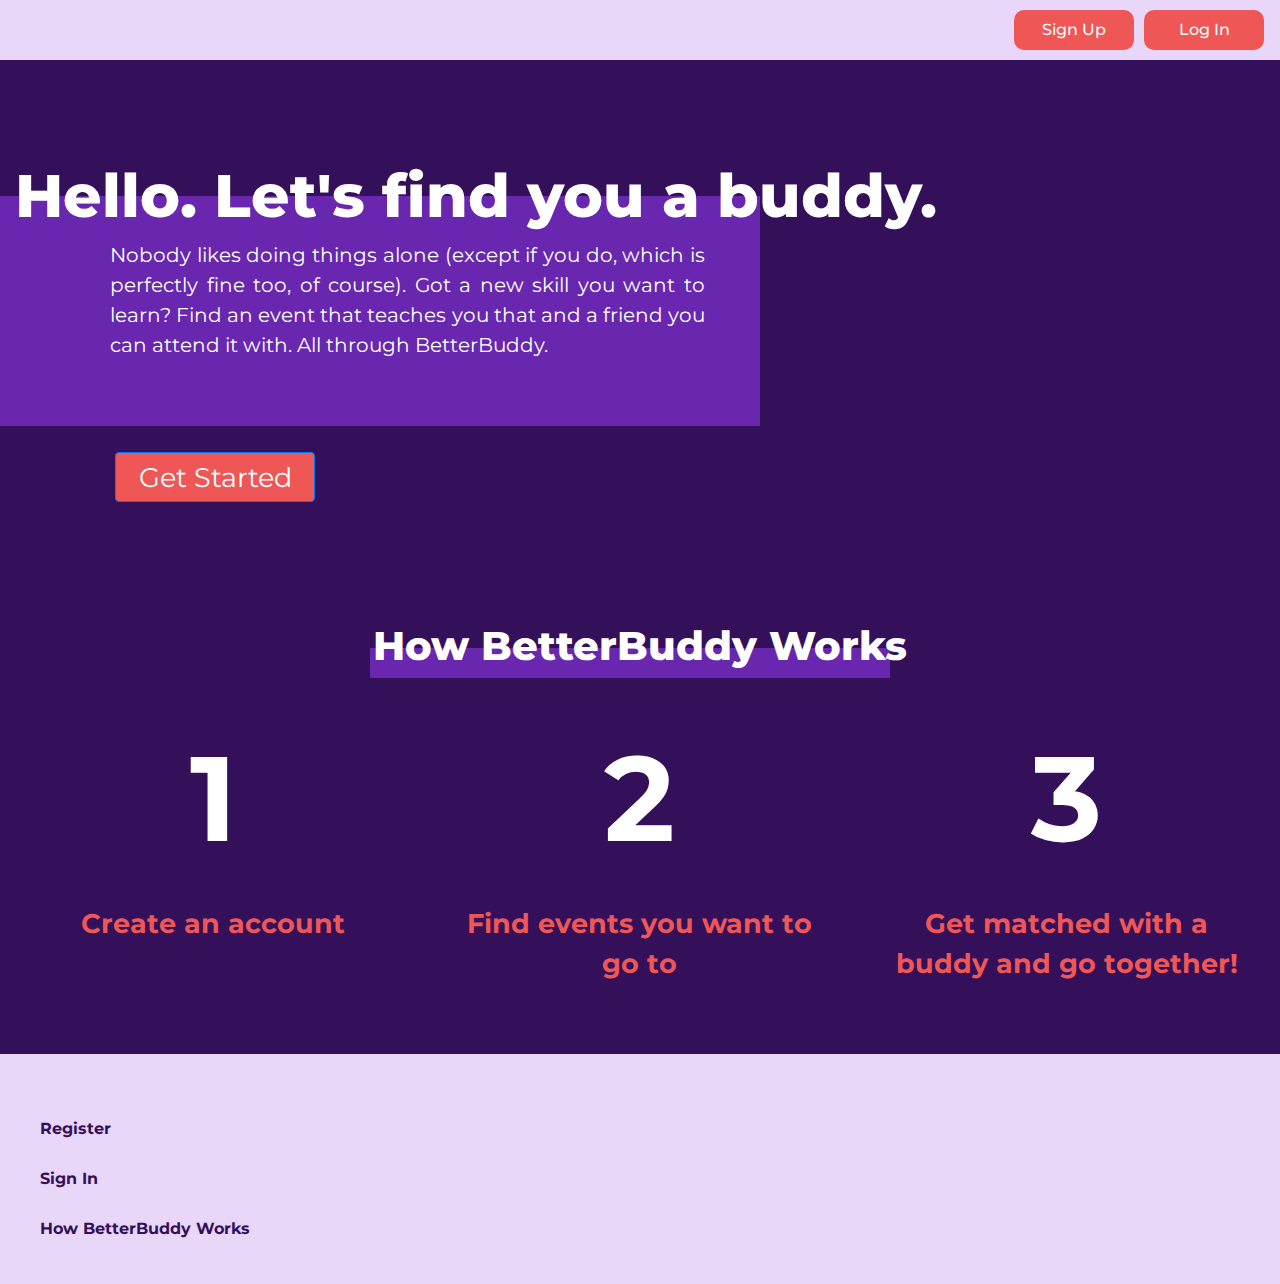
<file: index.htm>
<DOCTYPE! html>
    <html lang="en">
        <head>
            <meta charset="utf-8">
            <meta name="viewport" content="width=device-width, initial-scale=1, shrink-to-fit=no">
            <!--Below is link to Bootstrap-->
            <link rel="stylesheet" href="https://stackpath.bootstrapcdn.com/bootstrap/4.4.1/css/bootstrap.min.css"
            integrity="sha384-Vkoo8x4CGsO3+Hhxv8T/Q5PaXtkKtu6ug5TOeNV6gBiFeWPGFN9MuhOf23Q9Ifjh" crossorigin="anonymous">
            <link rel="stylesheet" href="indexstylesheet.css">
            <link href="https://fonts.googleapis.com/css?family=Montserrat&display=swap" rel="stylesheet">
        </head>

        <body>
          <nav class="navbar navbar-expand-lg navbar-light" style="justify-content: flex-end;">
              <ul class="navbar-nav">
                <li class="nav-item">
                  <a class="nav-link" href="#" style="color: white; " onclick="window.location.href = 'signup.html';">Sign Up</a>
                </li>
                <li class="nav-item">
                  <a class="nav-link" href="#" style="color: white;" onclick="window.location.href = 'wlcback.htm';">Log In</a>
                </li>
              </ul>
            </nav>
          <div class="container-fluid">
            <div class="row">
              <div class="col-12 headerc">
                <h1 class="head">Hello. Let's find you a buddy.</h1>
              </div>
            </div>

            <div class="row-align-items-start">
              <div class="col-6" style="margin-left:80px;">
                <p class="about" style="text-align: justify; color:white;">Nobody likes doing things alone (except if you do, which is perfectly fine too, of course). Got a new skill you want to learn? Find an event that teaches you that and a friend you can attend it with.  All through BetterBuddy.
                  <div class="box"></div>
                </p>
            </div>

              <div class="row">
                <div class="col-12">
                  <button type="button" class="btn btn-primary" style="font-family: 'Montserrat', sans-serif;">Get Started</button>
                </div>
              </div>

              <div class="row">
                <div class="col-12" style=" text-align: center;">
                  <h2 class="h3" style="position: relative; z-index: 10;"><a href="#">How BetterBuddy Works</a></h2>
                  <div class="box2"></div>
                </div>
              </div>

              <div class="row">
                <div class="col-4"><p class="numerals">1</p></div>
                <div class="col-4"><p class="numerals">2</p></div>
                <div class="col-4"><p class="numerals">3</p></div>
              </div>

              <div class="row">
                <div class="col-4"><p class="steps">Create an account</p></div>
                <div class="col-4"><p class="steps">Find events you want to go to</p></div>
                <div class="col-4"><p class="steps">Get matched with a buddy and go together!</p></div>
              </div>

              <footer class="footer">
                <div class="box1">
                <ul class="footlist">
                  <li class="foot"><a href="#" style="color:#34105A;">Register</a></li>
                  <li class="foot"><a href="#" style="color:#34105A;">Sign In</a></li>
                  <li class="foot"><a href="#" style="color:#34105A;">How BetterBuddy Works</a></li>
                </ul>
              </div>
              </footer>
            </div>
          </div>


            <!--Bootstrap JQuery APIs-->
            <script src="https://code.jquery.com/jquery-3.4.1.slim.min.js"
            integrity="sha384-J6qa4849blE2+poT4WnyKhv5vZF5SrPo0iEjwBvKU7imGFAV0wwj1yYfoRSJoZ+n" crossorigin="anonymous">
            </script>
            <script src="https://cdn.jsdelivr.net/npm/popper.js@1.16.0/dist/umd/popper.min.js"
            integrity="sha384-Q6E9RHvbIyZFJoft+2mJbHaEWldlvI9IOYy5n3zV9zzTtmI3UksdQRVvoxMfooAo" crossorigin="anonymous">
            </script>
            <script src="https://stackpath.bootstrapcdn.com/bootstrap/4.4.1/js/bootstrap.min.js"
            integrity="sha384-wfSDF2E50Y2D1uUdj0O3uMBJnjuUD4Ih7YwaYd1iqfktj0Uod8GCExl3Og8ifwB6" crossorigin="anonymous">
            </script>
        </body>
    </html>
</file>
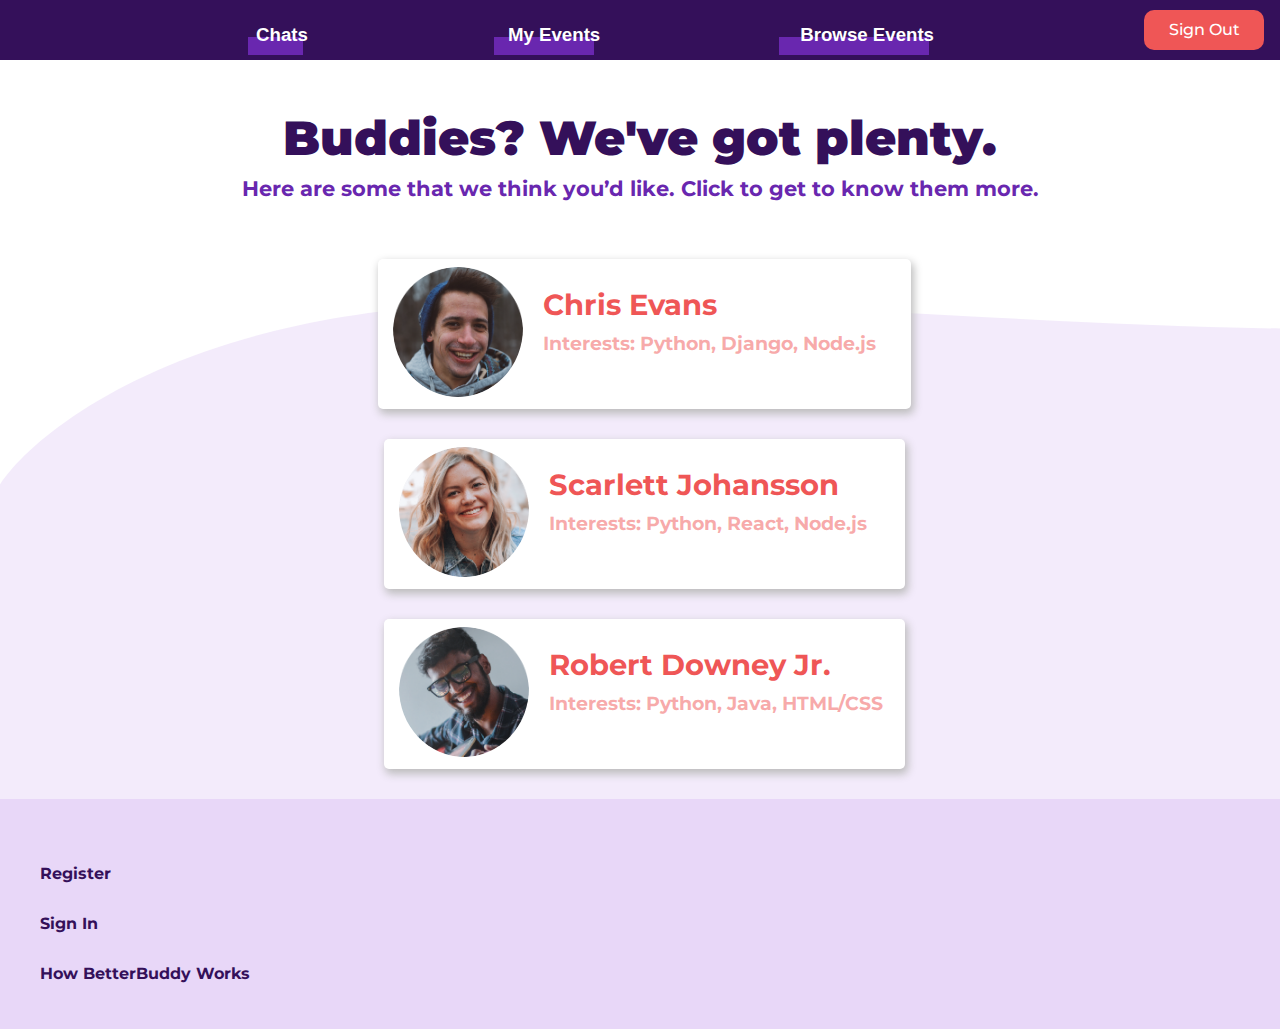
<file: searchresult.htm>
<DOCTYPE! html>
    <html lang="en">
        <head>
            <meta charset="utf-8">
            <meta name="viewport" content="width=device-width, initial-scale=1, shrink-to-fit=no">
            <!--Below is link to Bootstrap-->
            <link rel="stylesheet" href="https://stackpath.bootstrapcdn.com/bootstrap/4.4.1/css/bootstrap.min.css"
            integrity="sha384-Vkoo8x4CGsO3+Hhxv8T/Q5PaXtkKtu6ug5TOeNV6gBiFeWPGFN9MuhOf23Q9Ifjh" crossorigin="anonymous">
            <link rel="stylesheet" href="srchrestylesheet.css">
            <link href="https://fonts.googleapis.com/css?family=Montserrat&display=swap" rel="stylesheet">
        </head>

        <body style="overflow-x: hidden;">
          <nav class="navbar navbar-expand-lg" style="position: relative; justify-content: flex-end; background-color: #34105A;">
            <ul class="pane1" style="display:flex; list-style-type: none; font-weight: bold; margin-bottom:-10px;">
              <span class="spanc s1"></span>
              <span class="spanc s2"></span>
              <span class="spanc s3"></span>
              <li class="nav-item">
                <a class="nav-linksp" href="#" style="color: white;">Chats</a>
              </li>
              <li class="nav-item">
                <a class="nav-linksp" href="#" style="color: white;">My Events</a>
              </li>
              <li class="nav-item">
                <a class="nav-linksp" href="#" style="color: white;">Browse Events</a>
              </li>
            </ul>
              <ul class="navbar-nav pane2">
                <li class="nav-item">
                  <a class="nav-link" href="#" style="color: white;">Sign Out</a>
                </li>
              </ul>
            </nav>
          <div class="container-fluid">
            <div class="row">
              <div class="col-12" style="text-align: center;"><h1><strong>Buddies? We've got plenty.</strong></h1></div>
            </div>

            <div class="row">
              <div class="col-12" style="text-align: center;"><h3><strong>Here are some that we think you’d like. Click to get to know them more.</strong></h3></div>
            </div>

            <div class="row">
              <div class="col-5 columns" style="margin-top: 50px;">
                <img src="img/Chris.png" alt="person 1" onClick="location.href='chat.html'">
                <div class="text"><h4>Chris Evans</h4>
                <p>Interests: Python, Django, Node.js</p></div>
              </div>
            </div>

            <div class="col-5 columns" style="margin-top: 30px;">
              <img src="img/scarlett.png" alt="person 2">
              <div class="text"><h4>Scarlett Johansson</h4>
              <p>Interests: Python, React, Node.js</p></div>
            </div>

          <div class="col-5 columns" style="margin-top: 30px; margin-bottom: 30px;">
            <img src="img/robert.png" alt="person 2">
            <div class="text"><h4>Robert Downey Jr.</h4>
            <p>Interests: Python, Java, HTML/CSS</p></div>
          </div>

        </div>
          </div>

              <footer class="footer">
                <div class="box1">
                <ul class="footlist">
                  <li class="foot"><a href="#" style="color:#34105A;">Register</a></li>
                  <li class="foot"><a href="#" style="color:#34105A;">Sign In</a></li>
                  <li class="foot"><a href="#" style="color:#34105A;">How BetterBuddy Works</a></li>
                </ul>
              </div>
              </footer>
            </div>
          </div>


            <!--Bootstrap JQuery APIs-->
            <script src="https://code.jquery.com/jquery-3.4.1.slim.min.js"
            integrity="sha384-J6qa4849blE2+poT4WnyKhv5vZF5SrPo0iEjwBvKU7imGFAV0wwj1yYfoRSJoZ+n" crossorigin="anonymous">
            </script>
            <script src="https://cdn.jsdelivr.net/npm/popper.js@1.16.0/dist/umd/popper.min.js"
            integrity="sha384-Q6E9RHvbIyZFJoft+2mJbHaEWldlvI9IOYy5n3zV9zzTtmI3UksdQRVvoxMfooAo" crossorigin="anonymous">
            </script>
            <script src="https://stackpath.bootstrapcdn.com/bootstrap/4.4.1/js/bootstrap.min.js"
            integrity="sha384-wfSDF2E50Y2D1uUdj0O3uMBJnjuUD4Ih7YwaYd1iqfktj0Uod8GCExl3Og8ifwB6" crossorigin="anonymous">
            </script>
        </body>
    </html>
</file>
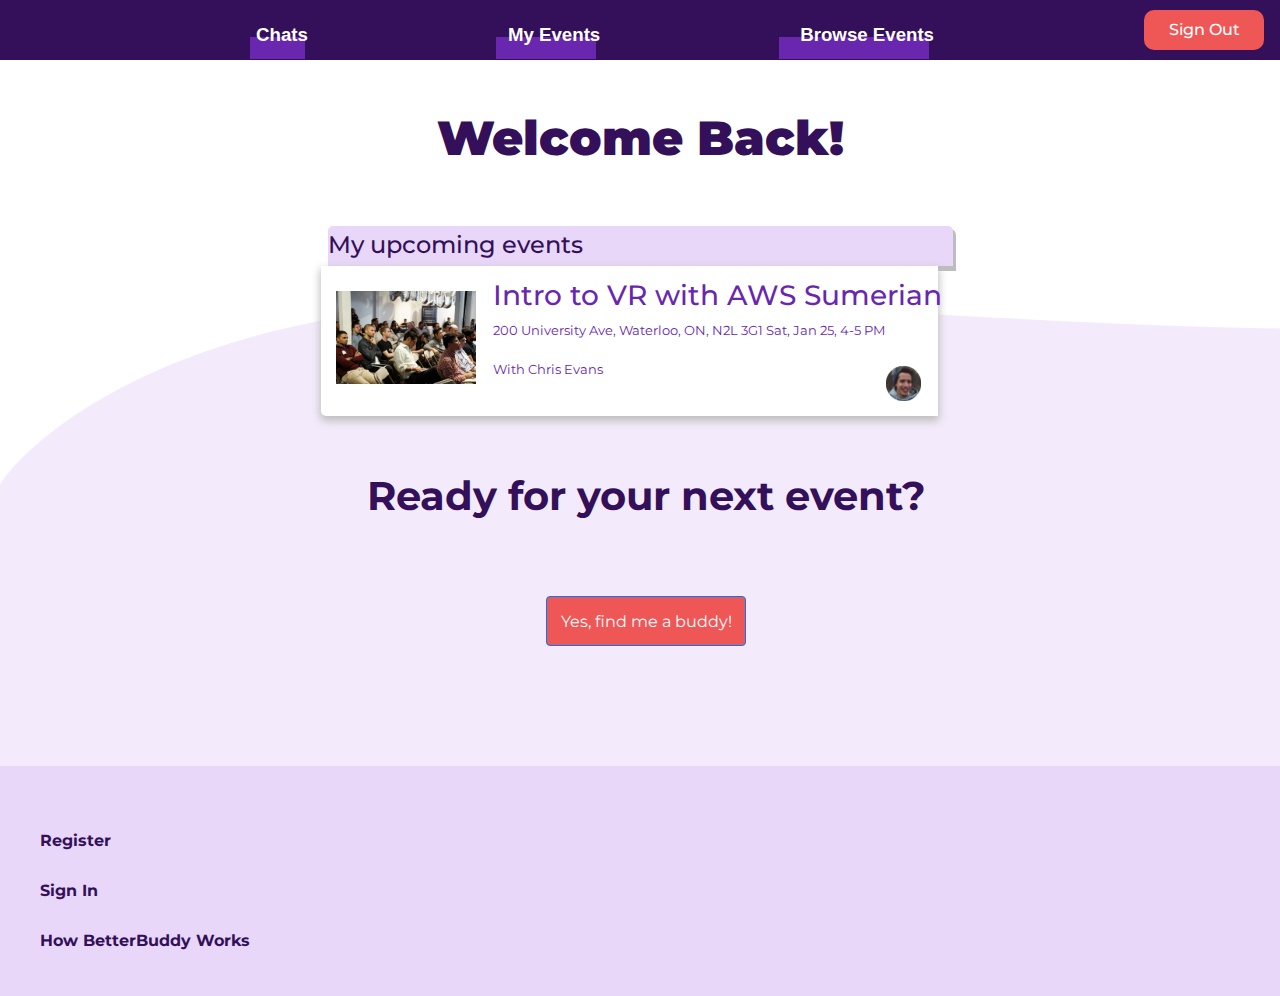
<file: wlcback.htm>
<DOCTYPE! html>
    <html lang="en">
        <head>
            <meta charset="utf-8">
            <meta name="viewport" content="width=device-width, initial-scale=1, shrink-to-fit=no">
            <!--Below is link to Bootstrap-->
            <link rel="stylesheet" href="https://stackpath.bootstrapcdn.com/bootstrap/4.4.1/css/bootstrap.min.css"
            integrity="sha384-Vkoo8x4CGsO3+Hhxv8T/Q5PaXtkKtu6ug5TOeNV6gBiFeWPGFN9MuhOf23Q9Ifjh" crossorigin="anonymous">
            <link rel="stylesheet" href="wlcback.css">
            <link href="https://fonts.googleapis.com/css?family=Montserrat&display=swap" rel="stylesheet">
        </head>

        <body style="overflow-x: hidden;">
          <nav class="navbar navbar-expand-lg" style="position: relative; justify-content: flex-end; background-color: #34105A;">
            <ul class="pane1" style="display:flex; list-style-type: none; font-weight: bold; margin-bottom:-10px;">
              <span class="spanc s1"></span>
              <span class="spanc s2"></span>
              <span class="spanc s3"></span>
              <li class="nav-item">
                <a class="nav-linksp" href="#" style="color: white;">Chats</a>
              </li>
              <li class="nav-item">
                <a class="nav-linksp" href="#" style="color: white;">My Events</a>
              </li>
              <li class="nav-item">
                <a class="nav-linksp" href="#" style="color: white;">Browse Events</a>
              </li>
            </ul>
              <ul class="navbar-nav pane2">
                <li class="nav-item">
                  <a class="nav-link" href="#" style="color: white;">Sign Out</a>
                </li>
              </ul>
            </nav>
          <div class="container-fluid">
            <div class="row">
              <div class="col-12" style="text-align: center;"><h1><strong>Welcome Back!</strong></h1></div>
            </div>

            <div class="row">
              <div class="col-12 head" style="margin-top: 50px;">
                <div class="text"><h4>My upcoming events</h4>
              </div>
            </div>

            <div class="row">
              <div class="col-12 columns">
                <img src="img/product-school--gajroen6m4-unsplash_720.jpg" alt="event">
                <h3>Intro to VR with AWS Sumerian</h3>
                <p class="txt1">200 University Ave, Waterloo, ON, N2L 3G1
                  Sat, Jan 25, 4-5 PM <br><br> With Chris Evans</p>
                <img src="img/Chris.png" style="width:35px; height: auto; position: relative; top:-160px; left: 550px;">
              </div>
            </div>

            <div class="row">
              <div class="col-12" style="text-align: center;"><p class="ready">Ready for your next event?</p></div>
            </div>
            <div class="row">
              <div class="col-12" style="margin-top: 500px;">
                <button type="button" class="btn btn-primary">Yes, find me a buddy!</button>
              </div>
            </div>
        </div>
          </div>

              <footer class="footer">
                <div class="box1">
                <ul class="footlist">
                  <li class="foot"><a href="#" style="color:#34105A;">Register</a></li>
                  <li class="foot"><a href="#" style="color:#34105A;">Sign In</a></li>
                  <li class="foot"><a href="#" style="color:#34105A;">How BetterBuddy Works</a></li>
                </ul>  
              </div>
              </footer>
            </div>
          </div>

            
            <!--Bootstrap JQuery APIs-->
            <script src="https://code.jquery.com/jquery-3.4.1.slim.min.js"
            integrity="sha384-J6qa4849blE2+poT4WnyKhv5vZF5SrPo0iEjwBvKU7imGFAV0wwj1yYfoRSJoZ+n" crossorigin="anonymous">
            </script>
            <script src="https://cdn.jsdelivr.net/npm/popper.js@1.16.0/dist/umd/popper.min.js"
            integrity="sha384-Q6E9RHvbIyZFJoft+2mJbHaEWldlvI9IOYy5n3zV9zzTtmI3UksdQRVvoxMfooAo" crossorigin="anonymous">
            </script>
            <script src="https://stackpath.bootstrapcdn.com/bootstrap/4.4.1/js/bootstrap.min.js"
            integrity="sha384-wfSDF2E50Y2D1uUdj0O3uMBJnjuUD4Ih7YwaYd1iqfktj0Uod8GCExl3Og8ifwB6" crossorigin="anonymous">
            </script>
        </body>
    </html>
</file>
<file: indexstylesheet.css>
.box{
    position:relative;
    width: 1050px;
    height: 230px;
    background-color: #6927AF;
    top: -180px;
    left: -400px;
    z-index:0;
}

.box2{
    position:relative;
    width: 520px;
    height: 30px;
    background-color: #6927AF;
    top: -30px;
    left: 355px;
    z-index:0;
}
.navbar{
    background-color: #E8D7F8;
    height: 60px;
}

.container-fluid{
    background: #34105A;
}
.nav-link{
    padding:0px;
    border-radius: 10px;
    margin-left: 10px;
    text-align: center;
    line-height: 82px;
    width: 120px;
    height: 40px;
    line-height: 40px;
    font-weight: 500;
    font-size: 12pt;
    font-style:normal;
    font-family: 'Montserrat', sans-serif;
    background-color:#EF5656;
    float:right;
}

.head{
    position:relative;
    margin-top: 100px;
    color: white;
    font-family: 'Montserrat', sans-serif;
    font-size: 45pt;
    font-weight: 800;
    z-index: 3;
}
.about{
    position:relative;
    font-size: 15pt;
    font-family: 'Montserrat', sans-serif;
    z-index: 3;

}

.btn{
    padding:0px;
    vertical-align: middle;
    position:relative; 
    margin-top: -170px;
    margin-left: 100px;
    background-color: #EF5656;
    width:200px;
    height: 50px;
    line-height: 50px;
    font-size: 20pt;
    text-align: center;
}
.h3{
    font-size: 30pt;
    position: relative;
    font-family: 'Montserrat', sans-serif;
    font-weight: 800;
}
a:any-link{
    color: white;
    text-decoration: inherit;
}
.numerals{
    font-weight: bold;
    font-size: 90pt;
    text-align: center;
    font-family: 'Montserrat', sans-serif;
    color: white;
}
.steps{
    margin-bottom: 100px;
    color:#EF5656;
    font-family: 'Montserrat', sans-serif;
    padding-left:20px;
    padding-right:20px;
    font-size: 20pt;
    height: 50px;
    font-weight: bold;
    text-align: center;
}
.foot{
    font-weight: bold;
    width:300px;
    height: 50px;
    line-height: 50px;
    list-style-type:none;
    color:#EF5656;
    font-family: 'Montserrat', sans-serif;
    /*margin-top:10px;*/
}
.footlist{
    position: relative;
    top: 50px;
}
.footer{
    width:100%;
    height: 230px;
    line-height: 230px;
    background-color: #E8D7F8;
    position: absolute;
    width: 100%;
    left: 0;
    right: 0;
}
</file>
<file: srchrestylesheet.css>
.navbar{
    height: 60px;
    z-index:-1;
}
body{
    background-image: url(img/Vector\ 1.svg);
    background-size: cover;
    background-attachment: fixed;
}
.nav-link{
    padding:0px;
    border-radius: 10px;
    margin-left: 10px;
    text-align: center;
    line-height: 82px;
    width: 120px;
    height: 40px;
    line-height: 40px;
    font-weight: 500;
    font-size: 12pt;
    font-style:normal;
    font-family: 'Montserrat', sans-serif;
    background-color:#EF5656;
}
a:any-link{
    text-decoration: inherit;
}
.nav-linksp{
    position:relative;
    font-weight:bold;
    font-size: 14pt;
    margin-right: 200px;
    z-index:100;
}

.spanc{
    background-color: #6927AF;
    height: 18px;
    top: 37px;
}
.s1{
    position: absolute;
    width: 55px;
    left: 248px;
    z-index: 10;
}
.s2{
    position: absolute;
    width: 100px;
    left: 494px;
    z-index: 10;
}

.s3{
    position: absolute;
    z-index: 10;
    width: 150px;
    left: 779px;
}
.foot{
    font-weight: bold;
    width:300px;
    height: 50px;
    line-height: 50px;
    list-style-type:none;
    color:#EF5656;
    font-family: 'Montserrat', sans-serif;
    /*margin-top:10px;*/
}
.footlist{
    position: relative;
    top: 50px;
}
.footer{
    width:100%;
    height: 230px;
    line-height: 230px;
    background-color: #E8D7F8;
    position: absolute;
    width: 100%;
    left: 0;
    right: 0;
}
h1{
    margin-top: 50px;
    font-weight: bold;
    font-size:36pt;
    font-family: 'Montserrat', sans-serif;
    color:#34105A;
}
h3{
    font-family: 'Montserrat', sans-serif;
    font-size: 16pt;
    color: #6927AF;
}
img{
    padding-top:8px;
    width: 130px;
    left:800px;
    height: auto;
    border-radius: 100%;
}
h4{
    position:relative;
    top:-110px;
    left:150px;
    font-weight: bold;
    font-size: 22pt;
    color:#EF5656;
    font-family: 'Montserrat', sans-serif;
}

p{
    position: relative;
    top:-110px;
    left:150px;
    font-weight: bold;
    font-size: 14pt;
    font-family: 'Montserrat', sans-serif;
    color:rgba(239, 86, 86, 0.5);

}
.columns{
    box-shadow: 2px 4px 8px 1px rgba(189,189,189,1);
    position:relative; 
    height: 150px; 
    margin-left: 29.5%;
    border-radius: 5px;
    background-color: #ffffff;
}
</file>
<file: wlcback.css>
.navbar{
    height: 60px;
    z-index:-1;
}
body{
    background-image: url(img/Vector\ 1.svg);
    background-size: cover;
    background-attachment: fixed;
}
.nav-link{
    padding:0px;
    border-radius: 10px;
    margin-left: 10px;
    text-align: center;
    line-height: 82px;
    width: 120px;
    height: 40px;
    line-height: 40px;
    font-weight: 500;
    font-size: 12pt;
    font-style:normal;
    font-family: 'Montserrat', sans-serif;
    background-color:#EF5656;
}
a:any-link{
    text-decoration: inherit;
}
.nav-linksp{
    position:relative;
    font-weight:bold;
    font-size: 14pt;
    margin-right: 200px;
    z-index:100;
}

.spanc{
    background-color: #6927AF;
    height: 22px;
    top: 37px;
}
.s1{
    position: absolute;
    width: 55px;
    left: 250px;
    z-index: 10;
}
.s2{
    position: absolute;
    width: 100px;
    left: 496px;
    z-index: 10;
}

.s3{
    position: absolute;
    z-index: 10;
    width: 150px;
    left: 779px;
}
.foot{
    font-weight: bold;
    width:300px;
    height: 50px;
    line-height: 50px;
    list-style-type:none;
    color:#EF5656;
    font-family: 'Montserrat', sans-serif;
    /*margin-top:10px;*/
}
.footlist{
    position: relative;
    top: 50px;
}
.footer{
    width:100%;
    height: 230px;
    line-height: 230px;
    background-color: #E8D7F8;
    position: absolute;
    width: 100%;
    left: 0;
    right: 0;
}

h1{
    margin-top: 50px;
    font-weight: bold;
    font-size:36pt;
    font-family: 'Montserrat', sans-serif;
    color:#34105A;
}

.text{
    width:50%;
    margin-left: 25%;
    height: 40px;
    line-height: 40px;
    padding-top: 5px;
    font-size:24pt;
    font-family: 'Montserrat', sans-serif;
    color:#34105A;
    background-color: #E8D7F8;
    border-top-left-radius: 5px;
    border-top-right-radius: 5px;
    box-shadow: 2px 4px 0px 1px rgba(189,189,189,1);

}
.columns{
    height:150px;
    width:281px;
    margin-left: 336px;
    background-color: white;
    margin-bottom: 50px;
    border-bottom-left-radius: 5px;
    box-shadow: 0px 4px 8px 1px rgba(189,189,189,1);
    border-bottom-right-radius: 5 px;
    border-bottom-left-radius: 5px;
    margin-bottom:50px;
}
img{
    padding-top:25px;
    width: 140px;
    height: auto;
}
h3{
    top: -105px;
    position: relative;
    font-family: 'Montserrat', sans-serif;
    left: 157px;
    color:#6927AF;
}
.txt1{
    position: relative;
    font-family: 'Montserrat', sans-serif;
    left: 157px;
    font-size: 10pt;
    top:-105px;
    color:#6927AF;
}
.ready{
    margin-top: 200px;
    margin-left: -220px;
    color: #34105A;
    font-size:30pt;
    font-weight:bold;
    font-family: 'Montserrat', sans-serif;
    margin-bottom:50px;
}
.btn{
    font-family: 'Montserrat', sans-serif;
    padding:0px;
    vertical-align: middle;
    position:relative;
    margin-top: -170px;
    margin-left: -380px;
    background-color: #EF5656;
    width:200px;
    height: 50px;
    line-height: 50px;
    font-size: 12pt;
    text-align: center;
}
</file>
